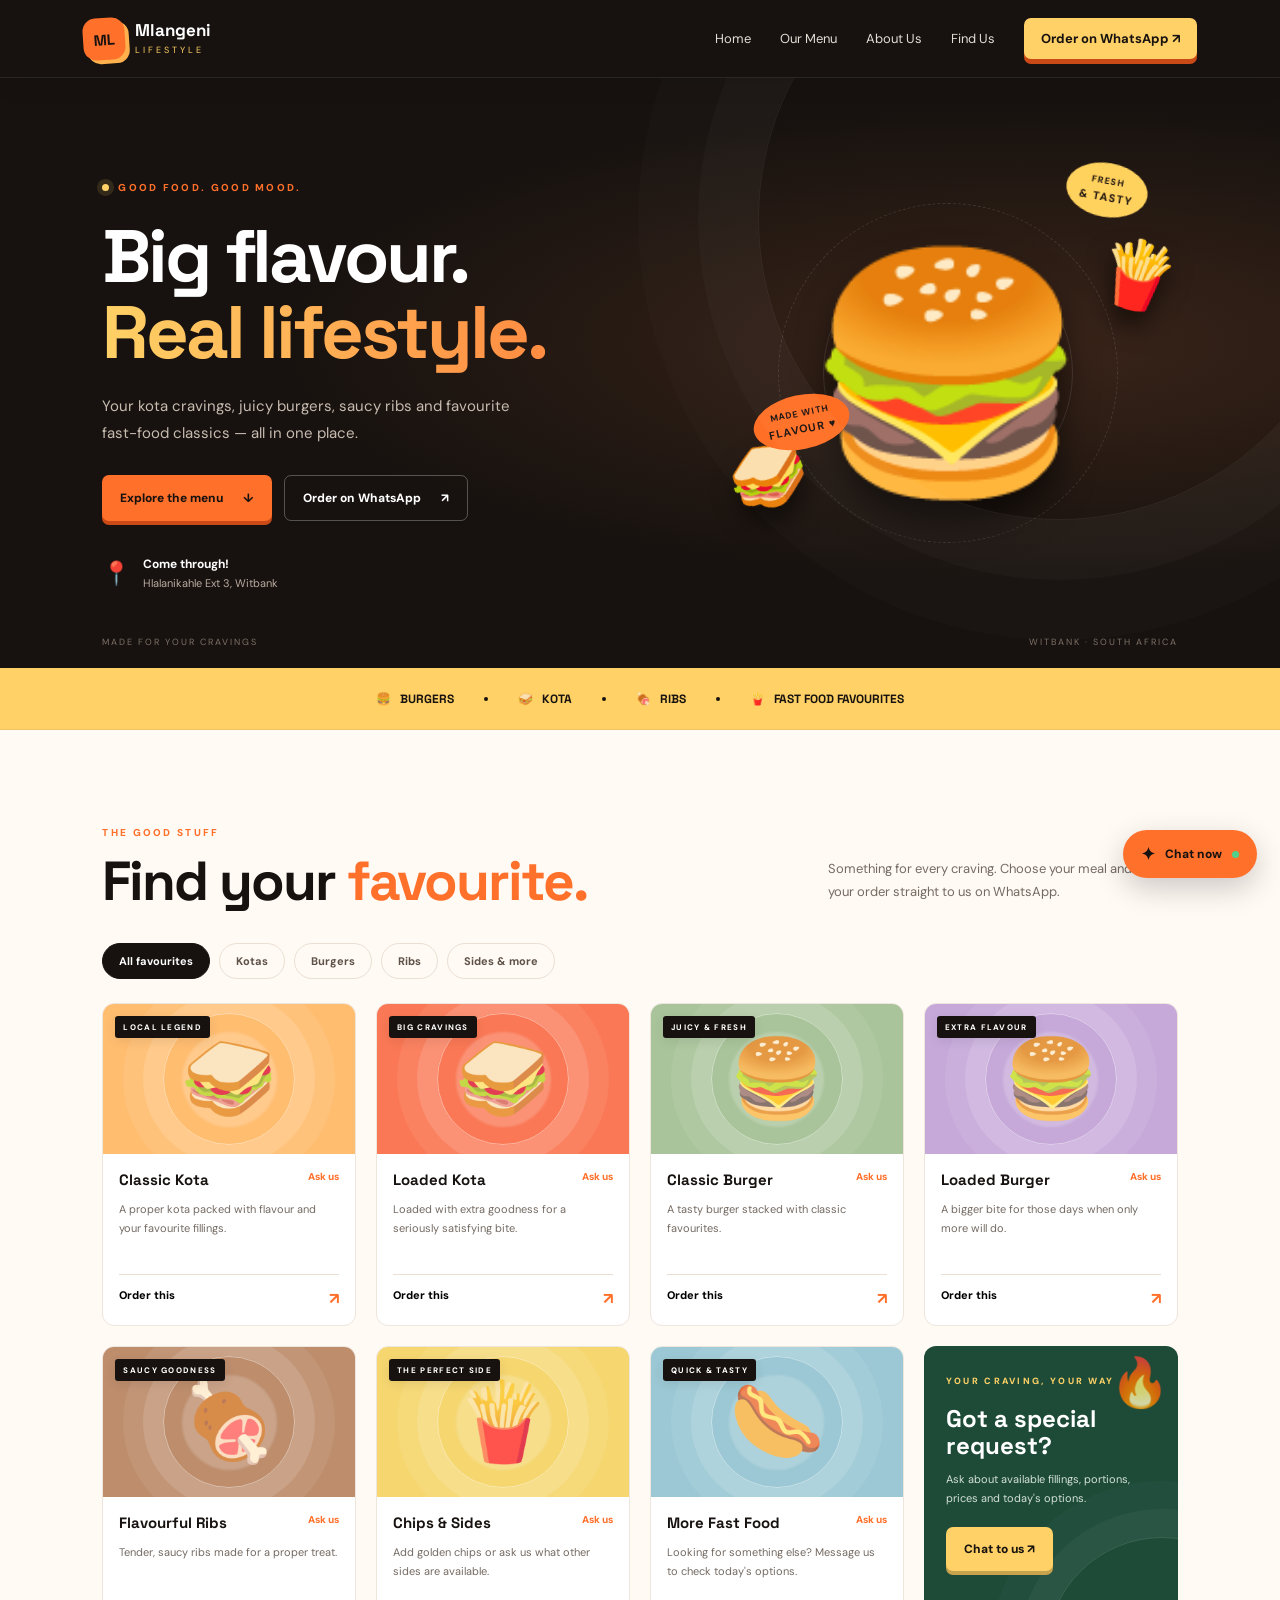
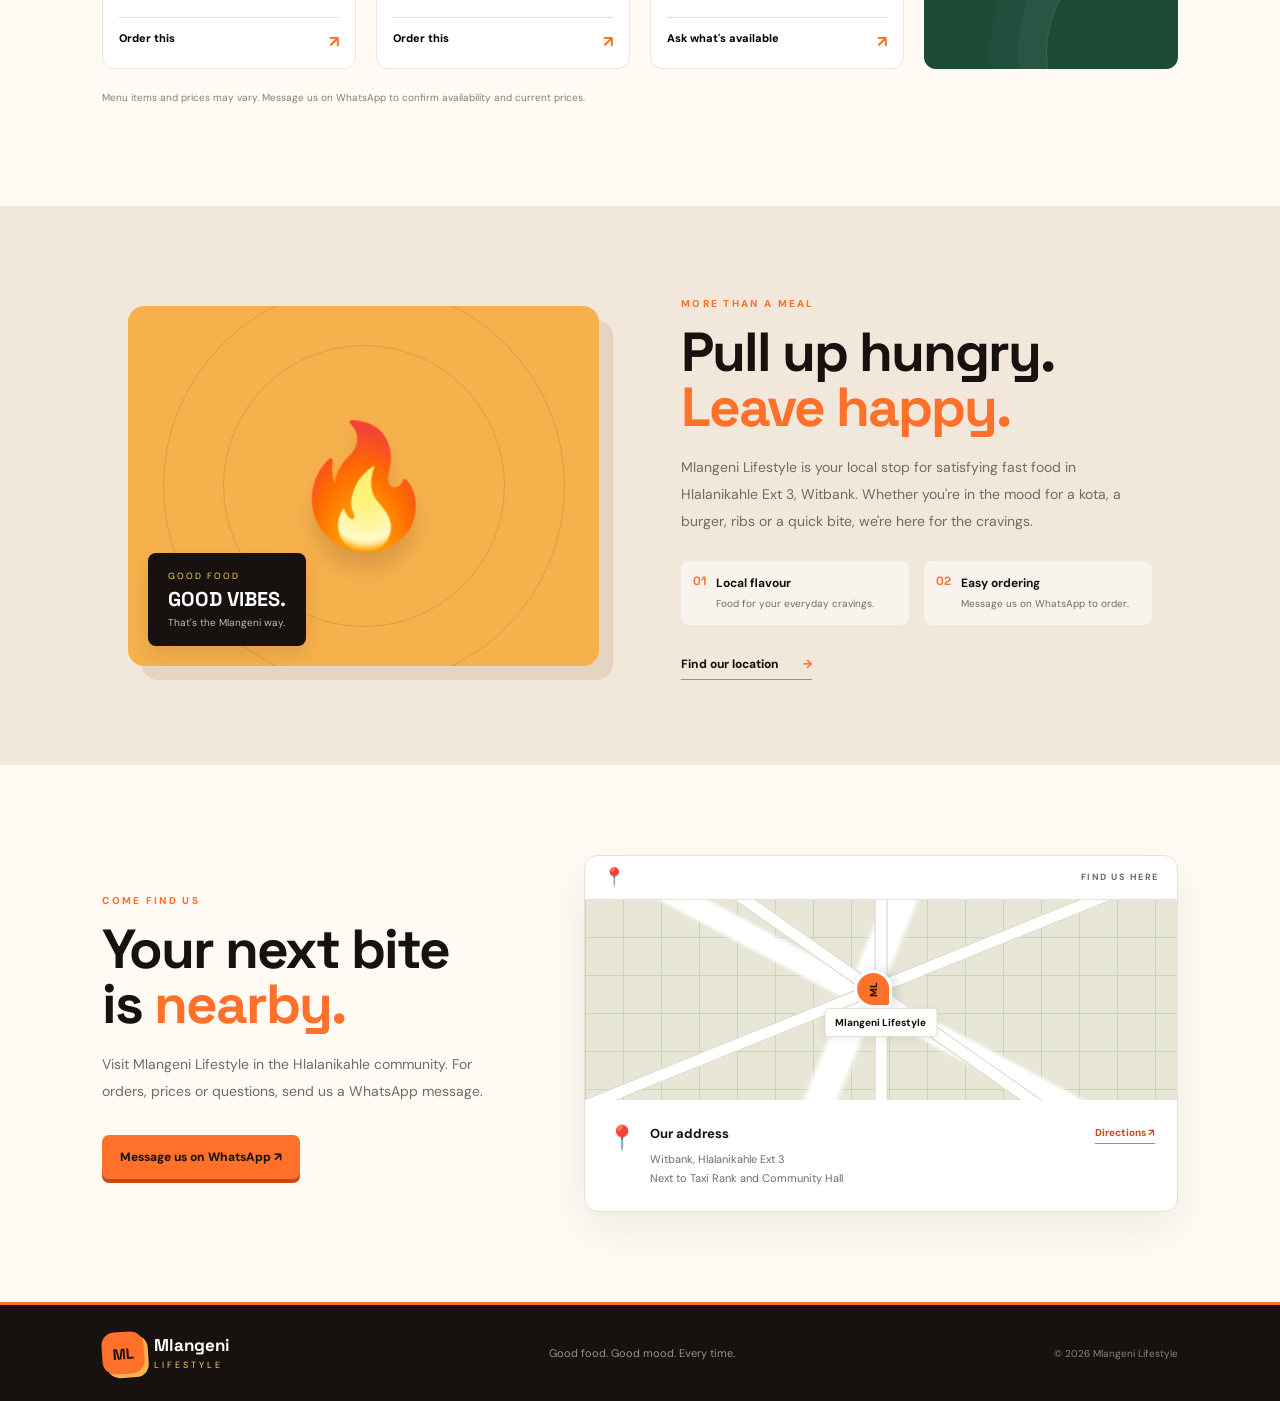
<file: index.html>
<!DOCTYPE html>
<html lang="en">
<head>
  <meta charset="UTF-8">
  <meta name="viewport" content="width=device-width, initial-scale=1.0">
  <meta name="theme-color" content="#17120f">
  <meta name="description" content="Mlangeni Lifestyle - kota, burgers, ribs and more in Hlalanikahle Ext 3, Witbank. Order on WhatsApp.">
  <title>Mlangeni Lifestyle | Fast Food & Good Vibes</title>
  <link rel="stylesheet" href="style.css">
</head>
<body>
  <header class="site-header">
    <a class="brand" href="#home" aria-label="Mlangeni Lifestyle home">
      <span class="brand-mark">ML</span>
      <span><strong>Mlangeni</strong><small>LIFESTYLE</small></span>
    </a>
    <button class="menu-toggle" id="menuToggle" aria-label="Open navigation" aria-expanded="false">☰</button>
    <nav class="nav" id="nav">
      <a href="#home">Home</a><a href="#menu">Our Menu</a><a href="#about">About Us</a><a href="#contact">Find Us</a>
      <a class="nav-order" href="#" data-whatsapp>Order on WhatsApp ↗</a>
    </nav>
  </header>

  <main>
    <section class="hero" id="home">
      <div class="hero-glow"></div>
      <div class="hero-content">
        <span class="eyebrow"><span class="pulse"></span> GOOD FOOD. GOOD MOOD.</span>
        <h1>Big flavour.<br><span>Real lifestyle.</span></h1>
        <p>Your kota cravings, juicy burgers, saucy ribs and favourite fast-food classics — all in one place.</p>
        <div class="hero-actions">
          <a class="btn btn-primary" href="#menu">Explore the menu <span>↓</span></a>
          <a class="btn btn-outline" href="#" data-whatsapp>Order on WhatsApp <span>↗</span></a>
        </div>
        <div class="hero-note"><span class="note-icon">📍</span><span><strong>Come through!</strong><br>Hlalanikahle Ext 3, Witbank</span></div>
      </div>
      <div class="hero-food" aria-label="Illustration of fast food">
        <div class="food-orbit orbit-one"></div><div class="food-orbit orbit-two"></div>
        <div class="food-sticker sticker-top">FRESH<br><b>& TASTY</b></div>
        <div class="food-emoji">🍔</div>
        <div class="food-side food-kota">🥪</div><div class="food-side food-fries">🍟</div>
        <div class="food-sticker sticker-bottom">MADE WITH<br><b>FLAVOUR ♥</b></div>
      </div>
      <div class="hero-bottom"><span>MADE FOR YOUR CRAVINGS</span><span>WITBANK · SOUTH AFRICA</span></div>
    </section>

    <section class="quick-strip" aria-label="Highlights">
      <div>🍔 <span>BURGERS</span></div><i></i><div>🥪 <span>KOTA</span></div><i></i><div>🍖 <span>RIBS</span></div><i></i><div>🍟 <span>FAST FOOD FAVOURITES</span></div>
    </section>

    <section class="section menu-section" id="menu">
      <div class="section-heading">
        <div><span class="eyebrow">THE GOOD STUFF</span><h2>Find your <span>favourite.</span></h2></div>
        <p>Something for every craving. Choose your meal and send your order straight to us on WhatsApp.</p>
      </div>
      <div class="menu-filters" role="group" aria-label="Filter menu">
        <button class="filter active" data-filter="all">All favourites</button>
        <button class="filter" data-filter="kota">Kotas</button>
        <button class="filter" data-filter="burger">Burgers</button>
        <button class="filter" data-filter="ribs">Ribs</button>
        <button class="filter" data-filter="sides">Sides & more</button>
      </div>
      <div class="menu-grid" id="menuGrid">
        <article class="menu-card" data-category="kota"><div class="menu-art art-orange">🥪<span class="art-label">LOCAL LEGEND</span></div><div class="menu-info"><div class="menu-title"><h3>Classic Kota</h3><span class="price">Ask us</span></div><p>A proper kota packed with flavour and your favourite fillings.</p><button class="order-item" data-item="Classic Kota">Order this <span>↗</span></button></div></article>
        <article class="menu-card" data-category="kota"><div class="menu-art art-red">🥪<span class="art-label">BIG CRAVINGS</span></div><div class="menu-info"><div class="menu-title"><h3>Loaded Kota</h3><span class="price">Ask us</span></div><p>Loaded with extra goodness for a seriously satisfying bite.</p><button class="order-item" data-item="Loaded Kota">Order this <span>↗</span></button></div></article>
        <article class="menu-card" data-category="burger"><div class="menu-art art-green">🍔<span class="art-label">JUICY & FRESH</span></div><div class="menu-info"><div class="menu-title"><h3>Classic Burger</h3><span class="price">Ask us</span></div><p>A tasty burger stacked with classic favourites.</p><button class="order-item" data-item="Classic Burger">Order this <span>↗</span></button></div></article>
        <article class="menu-card" data-category="burger"><div class="menu-art art-purple">🍔<span class="art-label">EXTRA FLAVOUR</span></div><div class="menu-info"><div class="menu-title"><h3>Loaded Burger</h3><span class="price">Ask us</span></div><p>A bigger bite for those days when only more will do.</p><button class="order-item" data-item="Loaded Burger">Order this <span>↗</span></button></div></article>
        <article class="menu-card" data-category="ribs"><div class="menu-art art-brown">🍖<span class="art-label">SAUCY GOODNESS</span></div><div class="menu-info"><div class="menu-title"><h3>Flavourful Ribs</h3><span class="price">Ask us</span></div><p>Tender, saucy ribs made for a proper treat.</p><button class="order-item" data-item="Flavourful Ribs">Order this <span>↗</span></button></div></article>
        <article class="menu-card" data-category="sides"><div class="menu-art art-yellow">🍟<span class="art-label">THE PERFECT SIDE</span></div><div class="menu-info"><div class="menu-title"><h3>Chips & Sides</h3><span class="price">Ask us</span></div><p>Add golden chips or ask us what other sides are available.</p><button class="order-item" data-item="Chips and Sides">Order this <span>↗</span></button></div></article>
        <article class="menu-card" data-category="sides"><div class="menu-art art-blue">🌭<span class="art-label">QUICK & TASTY</span></div><div class="menu-info"><div class="menu-title"><h3>More Fast Food</h3><span class="price">Ask us</span></div><p>Looking for something else? Message us to check today's options.</p><button class="order-item" data-item="Other fast food options">Ask what's available <span>↗</span></button></div></article>
        <article class="menu-card special-card"><div class="special-content"><span class="eyebrow">YOUR CRAVING, YOUR WAY</span><h3>Got a special request?</h3><p>Ask about available fillings, portions, prices and today's options.</p><a class="btn btn-light" href="#" data-whatsapp>Chat to us ↗</a></div><div class="special-emoji">🔥</div></article>
      </div>
      <p class="menu-disclaimer">Menu items and prices may vary. Message us on WhatsApp to confirm availability and current prices.</p>
    </section>

    <section class="about-section" id="about">
      <div class="about-visual"><div class="about-circle">🔥</div><div class="about-card"><span>GOOD FOOD</span><b>GOOD VIBES.</b><small>That's the Mlangeni way.</small></div></div>
      <div class="about-copy"><span class="eyebrow">MORE THAN A MEAL</span><h2>Pull up hungry.<br><span>Leave happy.</span></h2><p>Mlangeni Lifestyle is your local stop for satisfying fast food in Hlalanikahle Ext 3, Witbank. Whether you're in the mood for a kota, a burger, ribs or a quick bite, we're here for the cravings.</p><div class="about-points"><div><span>01</span><p><b>Local flavour</b><br>Food for your everyday cravings.</p></div><div><span>02</span><p><b>Easy ordering</b><br>Message us on WhatsApp to order.</p></div></div><a class="text-link" href="#contact">Find our location <span>→</span></a></div>
    </section>

    <section class="contact-section" id="contact">
      <div class="contact-copy"><span class="eyebrow">COME FIND US</span><h2>Your next bite<br>is <span>nearby.</span></h2><p>Visit Mlangeni Lifestyle in the Hlalanikahle community. For orders, prices or questions, send us a WhatsApp message.</p><a href="#" class="btn btn-primary" data-whatsapp>Message us on WhatsApp ↗</a></div>
      <div class="location-card"><div class="map-top"><span class="map-pin">📍</span><span class="map-tag">FIND US HERE</span></div><div class="map-pattern"><span class="map-road road-a"></span><span class="map-road road-b"></span><span class="map-road road-c"></span><div class="map-marker">ML</div><div class="map-place">Mlangeni Lifestyle</div></div><div class="location-details"><span class="location-icon">📍</span><div><b>Our address</b><p>Witbank, Hlalanikahle Ext 3<br>Next to Taxi Rank and Community Hall</p></div><a class="directions" href="https://www.google.com/maps/search/?api=1&query=Hlalanikahle+Ext+3+Witbank+Taxi+Rank+Community+Hall" target="_blank" rel="noopener">Directions ↗</a></div></div>
    </section>
  </main>

  <footer class="footer"><a class="brand" href="#home"><span class="brand-mark">ML</span><span><strong>Mlangeni</strong><small>LIFESTYLE</small></span></a><p>Good food. Good mood. Every time.</p><span class="copyright">© <span id="year"></span> Mlangeni Lifestyle</span></footer>

  <button class="chat-launcher" id="chatLauncher" aria-label="Open automated chat"><span class="chat-launch-icon">✦</span><span>Chat now</span><span class="chat-dot"></span></button>
  <section class="chat-window" id="chatWindow" aria-label="Mlangeni automated chat" hidden>
    <div class="chat-header"><div class="chat-avatar">ML</div><div><b>Mlangeni Assistant</b><small><span class="online-dot"></span> Automated chat · Online</small></div><button id="chatClose" aria-label="Close chat">×</button></div>
    <div class="chat-messages" id="chatMessages" aria-live="polite"><div class="message bot-message">Hey there! 👋 Welcome to Mlangeni Lifestyle. What can I help you with?</div><div class="quick-questions"><button data-question="menu">🍔 View menu</button><button data-question="prices">💰 Prices</button><button data-question="location">📍 Location</button><button data-question="order">🛵 How to order</button><button data-question="hours">🕒 Opening hours</button></div></div>
    <form class="chat-input-row" id="chatForm"><input id="chatInput" type="text" placeholder="Ask us something..." autocomplete="off" aria-label="Type your question"><button type="submit" aria-label="Send message">➤</button></form>
    <div class="chat-foot">Automated answers · For more help, message us on WhatsApp</div>
  </section>
  <script src="script.js"></script>
</body>
</html>
</file>
<file: style.css>
@import url('https://fonts.googleapis.com/css2?family=DM+Sans:wght@400;500;600;700&family=Space+Grotesk:wght@400;500;600;700&display=swap');
:root{--ink:#17120f;--paper:#fffaf3;--orange:#ff6b24;--yellow:#ffd166;--muted:#746a62;--line:#e9ded2;--green:#1d4b38}
*{box-sizing:border-box}html{scroll-behavior:smooth;scroll-padding-top:85px}body{margin:0;background:var(--paper);color:var(--ink);font-family:'DM Sans',sans-serif}a{color:inherit;text-decoration:none}button{font:inherit;cursor:pointer}.site-header{height:78px;padding:0 6.5%;display:flex;align-items:center;justify-content:space-between;background:#17120f;color:#fff;position:sticky;top:0;z-index:20;border-bottom:1px solid #ffffff16}.brand{display:flex;align-items:center;gap:10px;color:#fff}.brand-mark{width:42px;height:42px;border-radius:13px;background:var(--orange);display:grid;place-items:center;color:#17120f;font-family:'Space Grotesk';font-weight:800;font-size:15px;transform:rotate(-4deg)}.brand strong,.brand small{display:block}.brand strong{font-family:'Space Grotesk';font-size:17px;line-height:1.1}.brand small{font-size:9px;letter-spacing:3px;color:var(--yellow);margin-top:4px}.nav{display:flex;align-items:center;gap:29px;font-size:13px;color:#e4dcd5}.nav a:hover{color:var(--yellow)}.nav .nav-order{background:var(--yellow);color:var(--ink);padding:12px 17px;border-radius:7px;font-weight:700}.menu-toggle{display:none;background:none;border:0;color:#fff;font-size:25px}.hero{min-height:590px;background:#17120f;color:white;position:relative;overflow:hidden;padding:76px 8% 55px;display:flex;align-items:center}.hero:after{content:"";position:absolute;right:-80px;top:-160px;width:600px;height:600px;border:1px solid #ffffff12;border-radius:50%;box-shadow:0 0 0 60px #ffffff05,0 0 0 120px #ffffff04;pointer-events:none}.hero-content{max-width:560px;position:relative;z-index:2}.eyebrow{font-size:10px;letter-spacing:2.3px;font-weight:800;color:var(--orange);display:inline-flex;align-items:center;gap:9px}.pulse{width:7px;height:7px;border-radius:50%;background:var(--yellow);box-shadow:0 0 0 5px #ffd16620}.hero h1,.section h2,.about-copy h2,.contact-copy h2{font-family:'Space Grotesk',sans-serif;font-size:clamp(43px,5.8vw,76px);line-height:.99;letter-spacing:-3px;margin:23px 0}.hero h1 span,.section h2 span,.about-copy h2 span,.contact-copy h2 span{color:var(--yellow)}.hero-content>p{color:#c7bbb0;line-height:1.8;max-width:430px;font-size:15px}.hero-actions{display:flex;gap:12px;flex-wrap:wrap;margin-top:28px}.btn{display:inline-flex;align-items:center;gap:20px;padding:14px 18px;border-radius:7px;font-size:12px;font-weight:800;transition:transform .2s,background .2s}.btn:hover{transform:translateY(-3px)}.btn-primary{background:var(--orange);color:#17120f}.btn-outline{border:1px solid #ffffff45;color:#fff}.btn-light{background:var(--yellow);color:var(--ink);margin-top:8px}.hero-note{display:flex;align-items:center;gap:12px;color:#b9aaa0;font-size:11px;line-height:1.6;margin-top:34px}.hero-note strong{color:#fff;font-size:12px}.note-icon{font-size:23px}.hero-food{position:absolute;right:8%;top:50%;transform:translateY(-50%);width:min(40vw,460px);height:440px;display:grid;place-items:center}.food-orbit{position:absolute;border:1px dashed #ffffff26;border-radius:50%;width:340px;height:340px}.orbit-two{width:250px;height:250px;border-style:solid;border-color:#ff6b2440}.food-emoji{font-size:clamp(140px,18vw,230px);filter:drop-shadow(0 25px 18px #0008);z-index:1;animation:float 4s ease-in-out infinite}.food-side{position:absolute;font-size:65px;filter:drop-shadow(0 15px 12px #0008);z-index:2}.food-kota{left:10px;bottom:75px;transform:rotate(-18deg)}.food-fries{right:0;top:80px;transform:rotate(13deg)}.food-sticker{position:absolute;background:var(--yellow);color:var(--ink);font-size:9px;font-weight:700;letter-spacing:1px;padding:12px 14px;border-radius:50%;text-align:center;line-height:1.5;z-index:3;transform:rotate(10deg)}.food-sticker b{font-size:11px}.sticker-top{right:30px;top:10px}.sticker-bottom{left:35px;top:55%;background:var(--orange);transform:rotate(-12deg)}.hero-bottom{position:absolute;bottom:20px;left:8%;right:8%;display:flex;justify-content:space-between;color:#7e7167;font-size:9px;letter-spacing:2px}.quick-strip{display:flex;align-items:center;justify-content:center;gap:30px;padding:23px 5%;background:var(--yellow);font-family:'Space Grotesk';font-weight:700;font-size:12px}.quick-strip div{display:flex;align-items:center;gap:9px}.quick-strip div:first-letter{font-size:20px}.quick-strip i{width:4px;height:4px;background:#17120f;border-radius:50%}.section{padding:90px 8%}.section-heading{display:flex;justify-content:space-between;align-items:end;gap:30px}.section h2,.about-copy h2,.contact-copy h2{font-size:clamp(36px,4.4vw,55px);letter-spacing:-2px;margin:13px 0 0}.section h2 span{color:var(--orange)}.section-heading>p{max-width:350px;color:var(--muted);font-size:13px;line-height:1.8;margin:0 0 5px}.menu-filters{display:flex;gap:9px;flex-wrap:wrap;margin:35px 0 24px}.filter{border:1px solid var(--line);background:transparent;padding:10px 16px;border-radius:30px;font-size:11px;font-weight:700;color:#5e5148}.filter.active,.filter:hover{background:var(--ink);border-color:var(--ink);color:#fff}.menu-grid{display:grid;grid-template-columns:repeat(4,minmax(0,1fr));gap:17px}.menu-card{background:#fff;border:1px solid #eee5dc;border-radius:12px;overflow:hidden;transition:transform .25s,box-shadow .25s}.menu-card:hover{transform:translateY(-5px);box-shadow:0 14px 30px #35231612}.menu-art{height:150px;display:grid;place-items:center;position:relative;font-size:77px;overflow:hidden}.menu-art:after{content:"";position:absolute;width:130px;height:130px;border:1px solid #ffffff70;border-radius:50%;box-shadow:0 0 0 20px #ffffff20,0 0 0 40px #ffffff12}.art-orange{background:#ffbd70}.art-red{background:#fa7855}.art-green{background:#a9c49a}.art-purple{background:#c6a9d9}.art-brown{background:#bd8d6c}.art-yellow{background:#f5d66f}.art-blue{background:#9bc8d4}.art-label{position:absolute;left:12px;top:12px;font-size:8px;letter-spacing:1.3px;font-weight:800;background:#17120f;color:white;padding:6px 8px;border-radius:3px;z-index:2}.menu-info{padding:16px}.menu-title{display:flex;justify-content:space-between;align-items:start;gap:7px}.menu-title h3{font-family:'Space Grotesk';font-size:15px;margin:0}.price{font-size:10px;color:var(--orange);font-weight:800;white-space:nowrap}.menu-info p{font-size:11px;line-height:1.7;color:var(--muted);min-height:56px}.order-item{border:0;border-top:1px solid var(--line);padding:12px 0 0;width:100%;display:flex;justify-content:space-between;background:transparent;font-size:11px;font-weight:800;text-align:left}.order-item span{color:var(--orange);font-size:16px}.special-card{grid-column:span 1;background:var(--green);color:white;position:relative;display:flex;align-items:center;padding:22px;min-height:300px}.special-content{position:relative;z-index:2}.special-content .eyebrow{color:var(--yellow);font-size:9px}.special-content h3{font-family:'Space Grotesk';font-size:24px;line-height:1.1;margin:17px 0 10px}.special-content p{font-size:11px;line-height:1.7;color:#d5e1d9}.special-emoji{position:absolute;right:8px;top:5px;font-size:48px;opacity:.8}.menu-disclaimer{font-size:10px;color:#8b7d71;margin-top:20px}.about-section{display:grid;grid-template-columns:1fr 1fr;gap:8%;align-items:center;background:#f1e7da;padding:85px 10%}.about-visual{height:360px;background:#f7b14c;border-radius:16px;position:relative;display:grid;place-items:center;overflow:hidden}.about-visual:before,.about-visual:after{content:"";position:absolute;border:1px solid #17120f20;border-radius:50%;width:280px;height:280px}.about-visual:after{width:400px;height:400px}.about-circle{font-size:120px;z-index:1;filter:drop-shadow(0 18px 10px #6b3c2c30);animation:float 4.5s ease-in-out infinite}.about-card{position:absolute;bottom:20px;left:20px;background:#17120f;color:white;padding:17px 20px;border-radius:8px;z-index:2;display:flex;flex-direction:column;gap:4px}.about-card span{font-size:9px;letter-spacing:2px;color:var(--yellow)}.about-card b{font-family:'Space Grotesk';font-size:20px}.about-card small{font-size:10px;color:#c7bbb0}.about-copy h2 span,.contact-copy h2 span{color:var(--orange)}.about-copy>p,.contact-copy>p{color:var(--muted);font-size:13px;line-height:1.9;max-width:470px;margin:20px 0}.about-points{display:grid;grid-template-columns:1fr 1fr;gap:15px;margin:27px 0}.about-points>div{display:flex;gap:10px}.about-points>div>span{font-family:'Space Grotesk';font-weight:700;color:var(--orange);font-size:12px}.about-points p{margin:0;font-size:10px;line-height:1.8;color:var(--muted)}.about-points b{font-size:12px;color:var(--ink)}.text-link{font-weight:800;font-size:12px;border-bottom:1px solid var(--orange);padding-bottom:7px}.text-link span{color:var(--orange);margin-left:14px}.contact-section{padding:90px 8%;display:grid;grid-template-columns:.8fr 1.2fr;gap:8%;align-items:center}.contact-copy .btn{margin-top:10px}.location-card{border-radius:14px;background:white;overflow:hidden;border:1px solid var(--line);box-shadow:0 15px 40px #3523160b}.map-top{height:44px;padding:0 18px;display:flex;align-items:center;justify-content:space-between;border-bottom:1px solid var(--line)}.map-pin{font-size:18px}.map-tag{font-size:9px;font-weight:800;letter-spacing:1.5px;color:var(--muted)}.map-pattern{height:200px;position:relative;overflow:hidden;background-color:#e8e6d7;background-image:linear-gradient(28deg,transparent 46%,#fff 47%,#fff 51%,transparent 52%),linear-gradient(112deg,transparent 44%,#fff 45%,#fff 49%,transparent 50%),linear-gradient(0deg,#c6d8b8 1px,transparent 1px),linear-gradient(90deg,#c6d8b8 1px,transparent 1px);background-size:100% 100%,100% 100%,38px 38px,38px 38px}.map-road{position:absolute;height:13px;background:#fff;border:1px solid #d8d2c4;width:140%;transform:rotate(-22deg);left:-20%;top:40%}.road-b{transform:rotate(35deg);top:65%;left:-10%}.road-c{transform:rotate(90deg);top:50%;left:-20%;width:140%}.map-marker{position:absolute;left:50%;top:35%;transform:translate(-50%,-50%);width:38px;height:38px;border-radius:50% 50% 50% 5px;transform-origin:center;background:var(--orange);color:var(--ink);display:grid;place-items:center;font-size:10px;font-weight:900;border:3px solid white;box-shadow:0 4px 12px #0002;rotate:-45deg}.map-marker::first-letter{rotate:45deg}.map-place{position:absolute;top:54%;left:50%;transform:translateX(-50%);background:#fff;padding:7px 10px;border-radius:4px;font-size:10px;font-weight:800;box-shadow:0 3px 9px #0001;white-space:nowrap}.location-details{padding:22px;display:flex;align-items:start;gap:13px}.location-icon{font-size:24px}.location-details b{font-size:13px}.location-details p{font-size:11px;color:var(--muted);line-height:1.8;margin:7px 0 0}.directions{margin-left:auto;white-space:nowrap;font-size:10px;font-weight:800;color:#c84c13;padding-top:4px}.footer{background:#17120f;color:white;padding:27px 8%;display:flex;align-items:center;justify-content:space-between;gap:20px}.footer>p{font-size:11px;color:#9d9086}.copyright{font-size:10px;color:#8d8076}.chat-launcher{position:fixed;right:23px;bottom:22px;z-index:40;border:0;border-radius:40px;background:var(--orange);color:#17120f;padding:13px 18px;display:flex;align-items:center;gap:10px;font-size:12px;font-weight:800;box-shadow:0 8px 25px #0003}.chat-launch-icon{font-size:17px}.chat-dot,.online-dot{display:inline-block;width:7px;height:7px;border-radius:50%;background:#4ed18c}.chat-window{position:fixed;z-index:41;right:22px;bottom:80px;width:min(360px,calc(100vw - 28px));height:470px;max-height:calc(100vh - 110px);background:white;border-radius:15px;box-shadow:0 18px 60px #0003;overflow:hidden;display:flex;flex-direction:column;border:1px solid #e8ded4}.chat-window[hidden]{display:none}.chat-header{background:#17120f;color:white;padding:15px;display:flex;align-items:center;gap:10px}.chat-avatar{width:37px;height:37px;border-radius:11px;background:var(--orange);display:grid;place-items:center;font-size:11px;font-weight:900;color:#17120f}.chat-header b{display:block;font-size:12px}.chat-header small{display:block;font-size:9px;color:#b9aaa0;margin-top:4px}.chat-header .online-dot{margin-right:4px}.chat-header>button{margin-left:auto;border:0;background:transparent;color:#fff;font-size:25px}.chat-messages{flex:1;overflow-y:auto;padding:16px;background:#fffaf5}.message{font-size:11px;line-height:1.7;padding:11px 13px;border-radius:12px;max-width:90%;margin-bottom:12px;white-space:pre-wrap}.bot-message{background:#f0e8df;color:#2c241e;border-bottom-left-radius:3px}.user-message{background:#ffdfb0;color:#2c241e;margin-left:auto;border-bottom-right-radius:3px}.quick-questions{display:flex;flex-wrap:wrap;gap:6px;margin:4px 0 14px}.quick-questions button{border:1px solid #e7d7c6;background:#fff;border-radius:20px;padding:7px 9px;font-size:10px;color:#4d4036}.quick-questions button:hover{border-color:var(--orange)}.chat-input-row{padding:11px;border-top:1px solid #eee5dc;display:flex;gap:8px}.chat-input-row input{flex:1;min-width:0;border:1px solid #e4d9ce;border-radius:22px;padding:11px 13px;font:inherit;font-size:11px;outline:none}.chat-input-row input:focus{border-color:var(--orange)}.chat-input-row button{width:38px;border:0;border-radius:50%;background:var(--orange);font-weight:900}.chat-foot{text-align:center;padding:0 8px 10px;color:#98897e;font-size:8px;background:white}
@keyframes float{0%,100%{transform:translateY(0) rotate(-2deg)}50%{transform:translateY(-12px) rotate(2deg)}}
@media(max-width:1000px){.hero{padding-left:6%;padding-right:6%}.hero-food{right:3%;opacity:.85;width:42vw}.menu-grid{grid-template-columns:repeat(2,minmax(0,1fr))}.section{padding:70px 6%}.about-section{padding:70px 7%;gap:5%}.quick-strip{gap:18px}.nav{gap:17px}}
@media(max-width:700px){.site-header{height:68px;padding:0 5%}.menu-toggle{display:block}.nav{display:none;position:absolute;top:68px;left:0;right:0;background:#17120f;padding:18px 5% 23px;flex-direction:column;align-items:stretch;gap:0;border-top:1px solid #ffffff17}.nav.open{display:flex}.nav a{padding:13px 0}.nav .nav-order{text-align:center;margin-top:8px;padding:13px}.hero{min-height:650px;padding:55px 6% 70px;align-items:flex-start}.hero-content{max-width:100%}.hero h1{font-size:56px;letter-spacing:-2.5px;margin-top:20px}.hero-content>p{font-size:13px;max-width:340px}.hero-food{width:100%;height:280px;right:0;top:auto;bottom:37px;transform:none;opacity:.52}.food-emoji{font-size:145px}.food-orbit{width:225px;height:225px}.orbit-two{width:170px;height:170px}.food-side{font-size:43px}.food-kota{left:22%;bottom:35px}.food-fries{right:20%;top:8px}.sticker-top{right:20%;top:0}.sticker-bottom{left:22%;top:55%}.hero-bottom{bottom:15px;left:6%;right:6%;font-size:7px;letter-spacing:1px}.hero-actions{gap:9px}.btn{padding:13px 14px;gap:10px;font-size:11px}.quick-strip{gap:13px;padding:18px 4%;flex-wrap:wrap;font-size:9px}.quick-strip i{display:none}.quick-strip div{gap:5px}.section{padding:62px 5%}.section-heading{display:block}.section-heading>p{margin-top:15px}.section h2,.about-copy h2,.contact-copy h2{font-size:42px}.menu-filters{gap:7px;margin-top:25px}.filter{padding:9px 12px;font-size:10px}.menu-grid{gap:11px}.menu-art{height:120px;font-size:62px}.menu-info{padding:12px}.menu-title{display:block}.menu-title h3{font-size:14px}.price{display:block;margin-top:5px}.menu-info p{font-size:10px;min-height:68px}.order-item{font-size:10px}.special-card{padding:16px;min-height:275px}.special-content h3{font-size:20px}.special-emoji{font-size:35px}.about-section{grid-template-columns:1fr;padding:60px 5%;gap:35px}.about-visual{height:290px}.about-circle{font-size:95px}.about-card{left:14px;bottom:14px}.about-points{gap:9px}.contact-section{grid-template-columns:1fr;padding:62px 5%;gap:35px}.location-details{padding:16px;gap:10px}.directions{font-size:9px}.footer{padding:24px 5%;flex-wrap:wrap}.footer>p{order:3;width:100%;margin:0}.copyright{font-size:9px}.chat-launcher{right:14px;bottom:14px;padding:12px 15px}.chat-window{right:10px;bottom:72px;width:calc(100vw - 20px);height:min(470px,calc(100vh - 95px))}}
@media(prefers-reduced-motion:reduce){*,*:before,*:after{animation:none!important;scroll-behavior:auto!important;transition:none!important}}



/* VISUAL POLISH PASS */
:root{--orange:#ff702b;--yellow:#ffd166;--paper:#fffaf4;--muted:#746a62;--line:#eadfd3}
body{overflow-x:hidden}
::selection{background:#ffd166;color:#17120f}
.site-header{box-shadow:0 5px 24px #00000014}
.brand-mark{box-shadow:4px 4px 0 #ffb14d;transition:transform .2s}
.brand:hover .brand-mark{transform:rotate(0deg) scale(1.05)}
.nav a:not(.nav-order){position:relative}
.nav a:not(.nav-order):after{content:"";position:absolute;left:0;bottom:5px;width:0;height:2px;background:var(--orange);transition:width .2s}
.nav a:not(.nav-order):hover:after{width:100%}
.nav .nav-order{box-shadow:0 5px 0 #c94a16;transition:transform .2s,box-shadow .2s}
.nav .nav-order:hover{transform:translateY(2px);box-shadow:0 3px 0 #c94a16;color:#17120f}
.hero{background:radial-gradient(ellipse at 80% 45%,#3a2419 0%,#17120f 52%);isolation:isolate}
.hero:before{content:"";position:absolute;inset:0;opacity:.13;pointer-events:none;background-image:radial-gradient(#fff 0.7px,transparent .7px);background-size:18px 18px;mask-image:linear-gradient(90deg,transparent,#000)}
.hero h1{line-height:1.02}
.hero h1 span{background:linear-gradient(90deg,#ffd166,#ff8c42);-webkit-background-clip:text;background-clip:text;color:transparent}
.hero-content>p{font-size:15px;max-width:410px}
.btn{box-shadow:0 4px 0 #00000012}
.btn-primary{box-shadow:0 4px 0 #c94a16}
.btn-primary:hover{box-shadow:0 2px 0 #c94a16}
.btn-outline:hover{background:#ffffff12}
.hero-food{filter:saturate(1.08)}
.food-emoji{filter:drop-shadow(0 22px 17px #0009)}
.food-orbit{border-color:#ffffff20}
.quick-strip{box-shadow:inset 0 -1px 0 #17120f12}
.section-heading{margin-bottom:5px}
.menu-card{display:flex;flex-direction:column;min-width:0}
.menu-info{display:flex;flex:1;flex-direction:column}
.menu-info p{flex:1}
.menu-art{isolation:isolate}
.menu-art:before{content:"";position:absolute;width:95px;height:95px;background:#ffffff32;border-radius:50%;filter:blur(1px)}
.menu-art>span{box-shadow:0 3px 12px #00000015}
.order-item{margin-top:7px;padding-top:13px;transition:color .2s}
.order-item:hover{color:#d94e18}
.order-item:hover span{transform:translateX(3px)}
.order-item span{transition:transform .2s}
.special-card{border:0;overflow:hidden}
.special-card:before{content:"";position:absolute;width:230px;height:230px;border:1px solid #ffffff22;border-radius:50%;right:-100px;bottom:-100px;box-shadow:0 0 0 28px #ffffff09,0 0 0 56px #ffffff06}
.special-card .btn{box-shadow:0 4px 0 #c8a34e}
.menu-disclaimer{line-height:1.7}
.about-visual{box-shadow:14px 14px 0 #e4d4c1}
.about-card{box-shadow:0 9px 22px #0000001c}
.about-copy>p,.contact-copy>p{font-size:14px}
.about-points>div{padding:12px;background:#ffffff80;border-radius:8px}
.text-link{display:inline-flex;align-items:center;gap:10px}
.location-card{box-shadow:0 18px 45px #35231612}
.map-pattern{background-color:#e8e6d7}
.map-marker{transform:translate(-50%,-50%) rotate(-45deg);font-size:10px}
.map-marker::first-letter{rotate:45deg}
.map-place{border:1px solid #e6ded1}
.directions{border-bottom:1px solid #ff702b;padding-bottom:4px}
.footer{border-top:3px solid var(--orange)}
.chat-launcher{box-shadow:0 10px 30px #0003;transition:transform .2s,box-shadow .2s}
.chat-launcher:hover{transform:translateY(-3px);box-shadow:0 14px 32px #0004}
.chat-window{animation:chatIn .18s ease-out}
.chat-header{background:linear-gradient(110deg,#17120f,#2b1d16)}
.chat-input-row button{transition:transform .2s}
.chat-input-row button:hover{transform:scale(1.05)}
@keyframes chatIn{from{opacity:0;transform:translateY(8px) scale(.985)}to{opacity:1;transform:translateY(0) scale(1)}}
@media(min-width:1200px){
  .hero{padding-left:max(8%,calc((100vw - 1180px)/2));padding-right:max(8%,calc((100vw - 1180px)/2))}
  .section{padding-left:max(8%,calc((100vw - 1180px)/2));padding-right:max(8%,calc((100vw - 1180px)/2))}
  .menu-grid{gap:20px}
}
@media(max-width:700px){
  .hero{background:radial-gradient(ellipse at 78% 78%,#3a2419 0%,#17120f 56%)}
  .hero-food{opacity:.35;pointer-events:none;bottom:42px}
  .hero-content{z-index:3}
  .hero h1{font-size:clamp(45px,12vw,57px);max-width:360px}
  .hero-content>p{max-width:310px}
  .hero-note{margin-top:24px}
  .quick-strip{justify-content:space-around;row-gap:13px}
  .section-heading>p{max-width:450px}
  .menu-grid{align-items:stretch}
  .menu-art{height:clamp(105px,30vw,140px)}
  .menu-info{padding:13px}
  .menu-info p{min-height:76px}
  .special-card{min-height:260px}
  .about-visual{box-shadow:8px 8px 0 #e4d4c1}
  .location-details{flex-wrap:wrap}
  .directions{margin-left:37px}
  .footer .brand{flex-shrink:0}
}
@media(max-width:380px){
  .hero h1{font-size:43px}
  .hero-actions{align-items:stretch;flex-direction:column;max-width:250px}
  .hero-actions .btn{justify-content:space-between}
  .menu-grid{grid-template-columns:1fr 1fr;gap:8px}
  .menu-art{height:105px;font-size:54px}
  .menu-info{padding:10px}
  .menu-title h3{font-size:12px}
  .menu-info p{font-size:9px;min-height:80px}
  .order-item{font-size:9px}
  .special-card{padding:12px}
  .special-content h3{font-size:18px}
  .quick-strip{font-size:8px}
}
</file>
